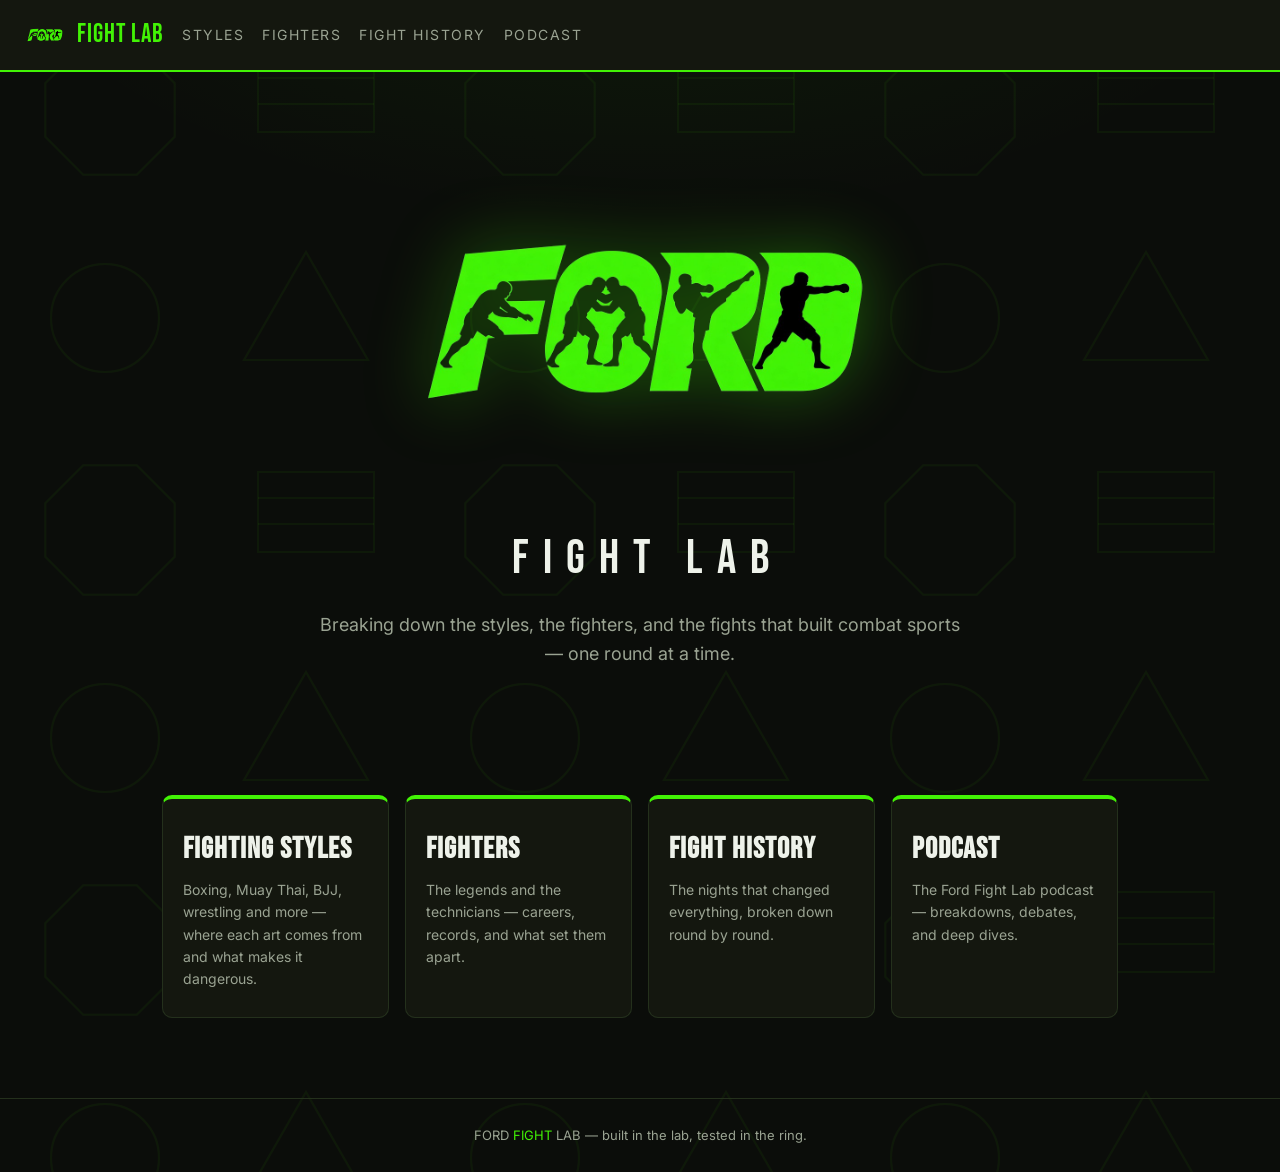
<file: index.html>
<!DOCTYPE html>
<html lang="en">
<head>
<meta charset="utf-8" />
<meta name="viewport" content="width=device-width, initial-scale=1" />
<title>Ford Fight Lab — Fighting Styles, Fighters, Fight History & Podcast</title>
<meta name="description" content="Ford Fight Lab breaks down fighting styles, legendary fighters, and the greatest fights in combat sports history — plus the Ford Fight Lab podcast." />
<link rel="preconnect" href="https://fonts.googleapis.com" />
<link href="https://fonts.googleapis.com/css2?family=Bebas+Neue&family=Inter:wght@400;700&display=swap" rel="stylesheet" />
<link rel="stylesheet" href="css/style.css" />
<link rel="icon" type="image/png" href="assets/icon-192.png" />
<link rel="apple-touch-icon" href="assets/apple-touch-icon.png" />
<meta property="og:type" content="website" />
<meta property="og:site_name" content="Ford Fight Lab" />
<meta property="og:title" content="Ford Fight Lab — Fighting Styles, Fighters, Fight History & Podcast" />
<meta property="og:description" content="Ford Fight Lab breaks down fighting styles, legendary fighters, and the greatest fights in combat sports history — plus the Ford Fight Lab podcast." />
<meta property="og:image" content="https://fordfightlab.com/assets/og-image.jpg" />
<meta property="og:image:width" content="1200" />
<meta property="og:image:height" content="630" />
<meta property="og:url" content="https://fordfightlab.com/" />
<meta name="twitter:card" content="summary_large_image" />
<meta name="twitter:image" content="https://fordfightlab.com/assets/og-image.jpg" />
</head>
<body>

<nav>
  <a class="brand" href="index.html"><img class="brand-logo" src="assets/logo-ford.png" alt="FORD" /><span>FIGHT LAB</span></a>
  <a class="link" href="styles.html">Styles</a>
  <a class="link" href="fighters.html">Fighters</a>
  <a class="link" href="fights.html">Fight History</a>
  <a class="link" href="podcast.html">Podcast</a>
</nav>

<section class="hero">
  <img class="hero-logo" src="assets/logo-ford.png" alt="FORD" />
  <div class="hero-sub">FIGHT LAB</div>
  <p>Breaking down the styles, the fighters, and the fights that built combat sports — one round at a time.</p>
</section>

<div class="wrap">
  <div class="tiles">
    <a class="tile" href="styles.html">
      <h2>FIGHTING STYLES</h2>
      <p>Boxing, Muay Thai, BJJ, wrestling and more — where each art comes from and what makes it dangerous.</p>
    </a>
    <a class="tile" href="fighters.html">
      <h2>FIGHTERS</h2>
      <p>The legends and the technicians — careers, records, and what set them apart.</p>
    </a>
    <a class="tile" href="fights.html">
      <h2>FIGHT HISTORY</h2>
      <p>The nights that changed everything, broken down round by round.</p>
    </a>
    <a class="tile" href="podcast.html">
      <h2>PODCAST</h2>
      <p>The Ford Fight Lab podcast — breakdowns, debates, and deep dives.</p>
    </a>
  </div>
</div>

<footer>FORD <span>FIGHT</span> LAB — built in the lab, tested in the ring.</footer>

</body>
</html>
</file>
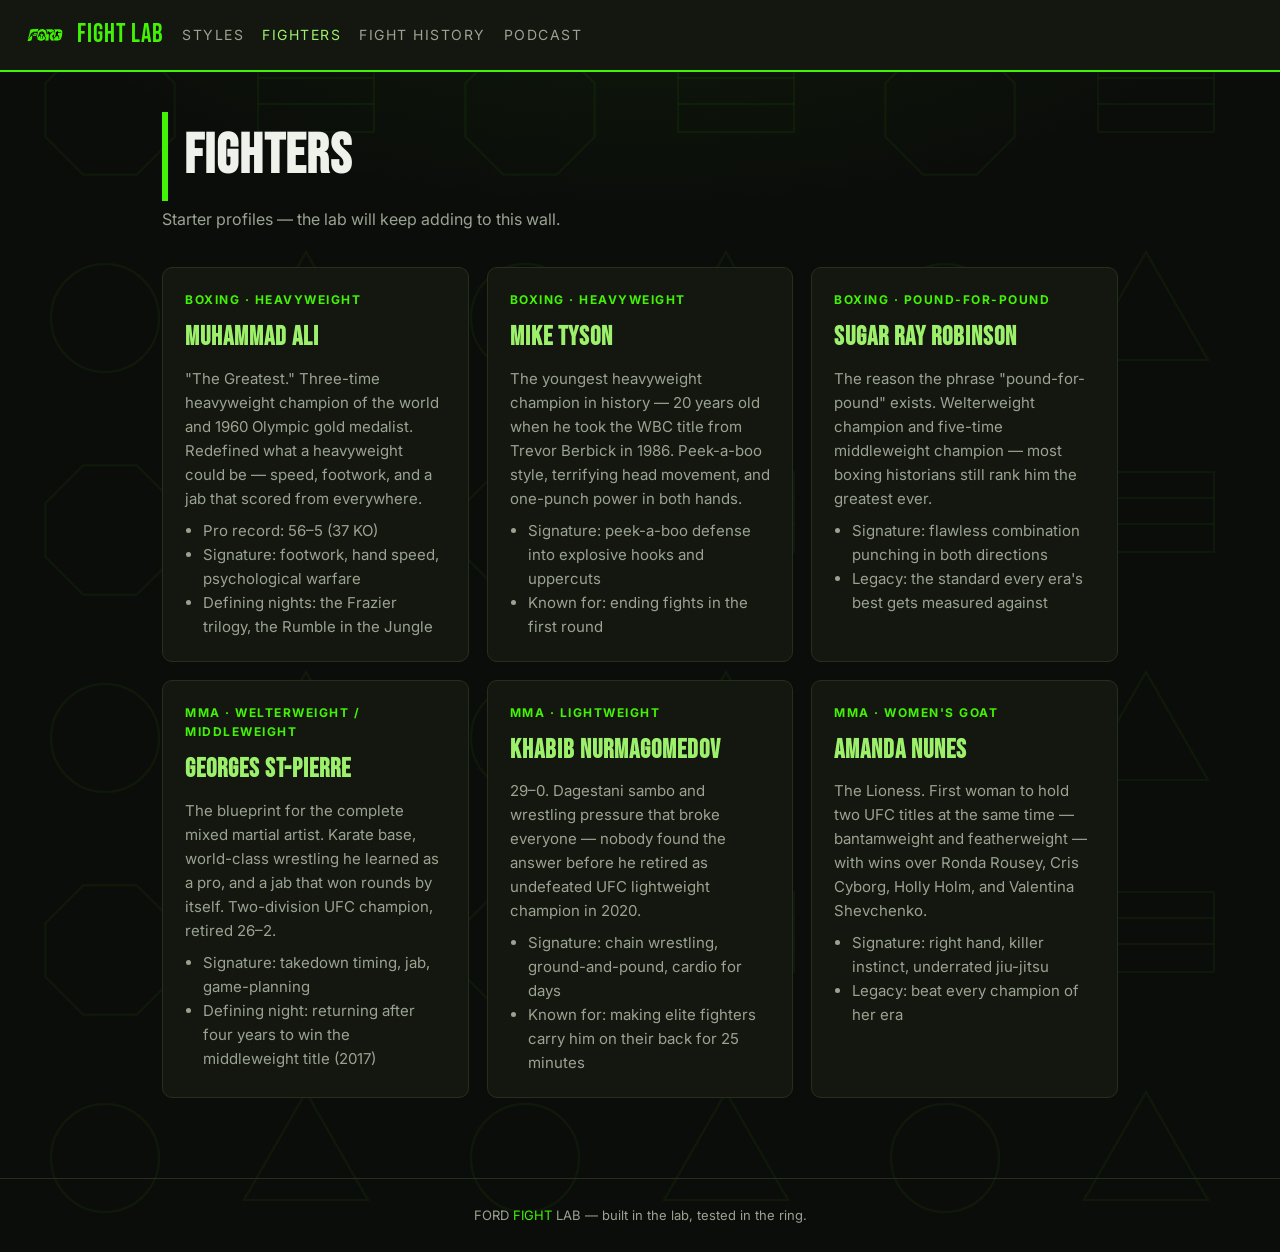
<file: fighters.html>
<!DOCTYPE html>
<html lang="en">
<head>
<meta charset="utf-8" />
<meta name="viewport" content="width=device-width, initial-scale=1" />
<title>Fighters — Ford Fight Lab</title>
<meta name="description" content="Fighter histories and profiles — the legends who defined combat sports." />
<link rel="preconnect" href="https://fonts.googleapis.com" />
<link href="https://fonts.googleapis.com/css2?family=Bebas+Neue&family=Inter:wght@400;700&display=swap" rel="stylesheet" />
<link rel="stylesheet" href="css/style.css" />
<link rel="icon" type="image/png" href="assets/icon-192.png" />
<link rel="apple-touch-icon" href="assets/apple-touch-icon.png" />
<meta property="og:type" content="website" />
<meta property="og:site_name" content="Ford Fight Lab" />
<meta property="og:title" content="Fighters — Ford Fight Lab" />
<meta property="og:description" content="Fighter histories and profiles — the legends who defined combat sports." />
<meta property="og:image" content="https://fordfightlab.com/assets/og-image.jpg" />
<meta property="og:image:width" content="1200" />
<meta property="og:image:height" content="630" />
<meta property="og:url" content="https://fordfightlab.com/fighters.html" />
<meta name="twitter:card" content="summary_large_image" />
<meta name="twitter:image" content="https://fordfightlab.com/assets/og-image.jpg" />
</head>
<body>

<nav>
  <a class="brand" href="index.html"><img class="brand-logo" src="assets/logo-ford.png" alt="FORD" /><span>FIGHT LAB</span></a>
  <a class="link" href="styles.html">Styles</a>
  <a class="link active" href="fighters.html">Fighters</a>
  <a class="link" href="fights.html">Fight History</a>
  <a class="link" href="podcast.html">Podcast</a>
</nav>

<div class="wrap">
  <h1 class="page-title">FIGHTERS</h1>
  <p class="page-sub">Starter profiles — the lab will keep adding to this wall.</p>

  <div class="grid">

    <!-- TO ADD A FIGHTER: copy one whole card block (from <div class="card"> to </div>) and edit the text. -->

    <div class="card">
      <div class="tag">Boxing · Heavyweight</div>
      <h3>Muhammad Ali</h3>
      <p>"The Greatest." Three-time heavyweight champion of the world and 1960 Olympic gold medalist. Redefined what a heavyweight could be — speed, footwork, and a jab that scored from everywhere.</p>
      <ul>
        <li>Pro record: 56–5 (37 KO)</li>
        <li>Signature: footwork, hand speed, psychological warfare</li>
        <li>Defining nights: the Frazier trilogy, the Rumble in the Jungle</li>
      </ul>
    </div>

    <div class="card">
      <div class="tag">Boxing · Heavyweight</div>
      <h3>Mike Tyson</h3>
      <p>The youngest heavyweight champion in history — 20 years old when he took the WBC title from Trevor Berbick in 1986. Peek-a-boo style, terrifying head movement, and one-punch power in both hands.</p>
      <ul>
        <li>Signature: peek-a-boo defense into explosive hooks and uppercuts</li>
        <li>Known for: ending fights in the first round</li>
      </ul>
    </div>

    <div class="card">
      <div class="tag">Boxing · Pound-for-Pound</div>
      <h3>Sugar Ray Robinson</h3>
      <p>The reason the phrase "pound-for-pound" exists. Welterweight champion and five-time middleweight champion — most boxing historians still rank him the greatest ever.</p>
      <ul>
        <li>Signature: flawless combination punching in both directions</li>
        <li>Legacy: the standard every era's best gets measured against</li>
      </ul>
    </div>

    <div class="card">
      <div class="tag">MMA · Welterweight / Middleweight</div>
      <h3>Georges St-Pierre</h3>
      <p>The blueprint for the complete mixed martial artist. Karate base, world-class wrestling he learned as a pro, and a jab that won rounds by itself. Two-division UFC champion, retired 26–2.</p>
      <ul>
        <li>Signature: takedown timing, jab, game-planning</li>
        <li>Defining night: returning after four years to win the middleweight title (2017)</li>
      </ul>
    </div>

    <div class="card">
      <div class="tag">MMA · Lightweight</div>
      <h3>Khabib Nurmagomedov</h3>
      <p>29–0. Dagestani sambo and wrestling pressure that broke everyone — nobody found the answer before he retired as undefeated UFC lightweight champion in 2020.</p>
      <ul>
        <li>Signature: chain wrestling, ground-and-pound, cardio for days</li>
        <li>Known for: making elite fighters carry him on their back for 25 minutes</li>
      </ul>
    </div>

    <div class="card">
      <div class="tag">MMA · Women's GOAT</div>
      <h3>Amanda Nunes</h3>
      <p>The Lioness. First woman to hold two UFC titles at the same time — bantamweight and featherweight — with wins over Ronda Rousey, Cris Cyborg, Holly Holm, and Valentina Shevchenko.</p>
      <ul>
        <li>Signature: right hand, killer instinct, underrated jiu-jitsu</li>
        <li>Legacy: beat every champion of her era</li>
      </ul>
    </div>

  </div>
</div>

<footer>FORD <span>FIGHT</span> LAB — built in the lab, tested in the ring.</footer>

</body>
</html>
</file>
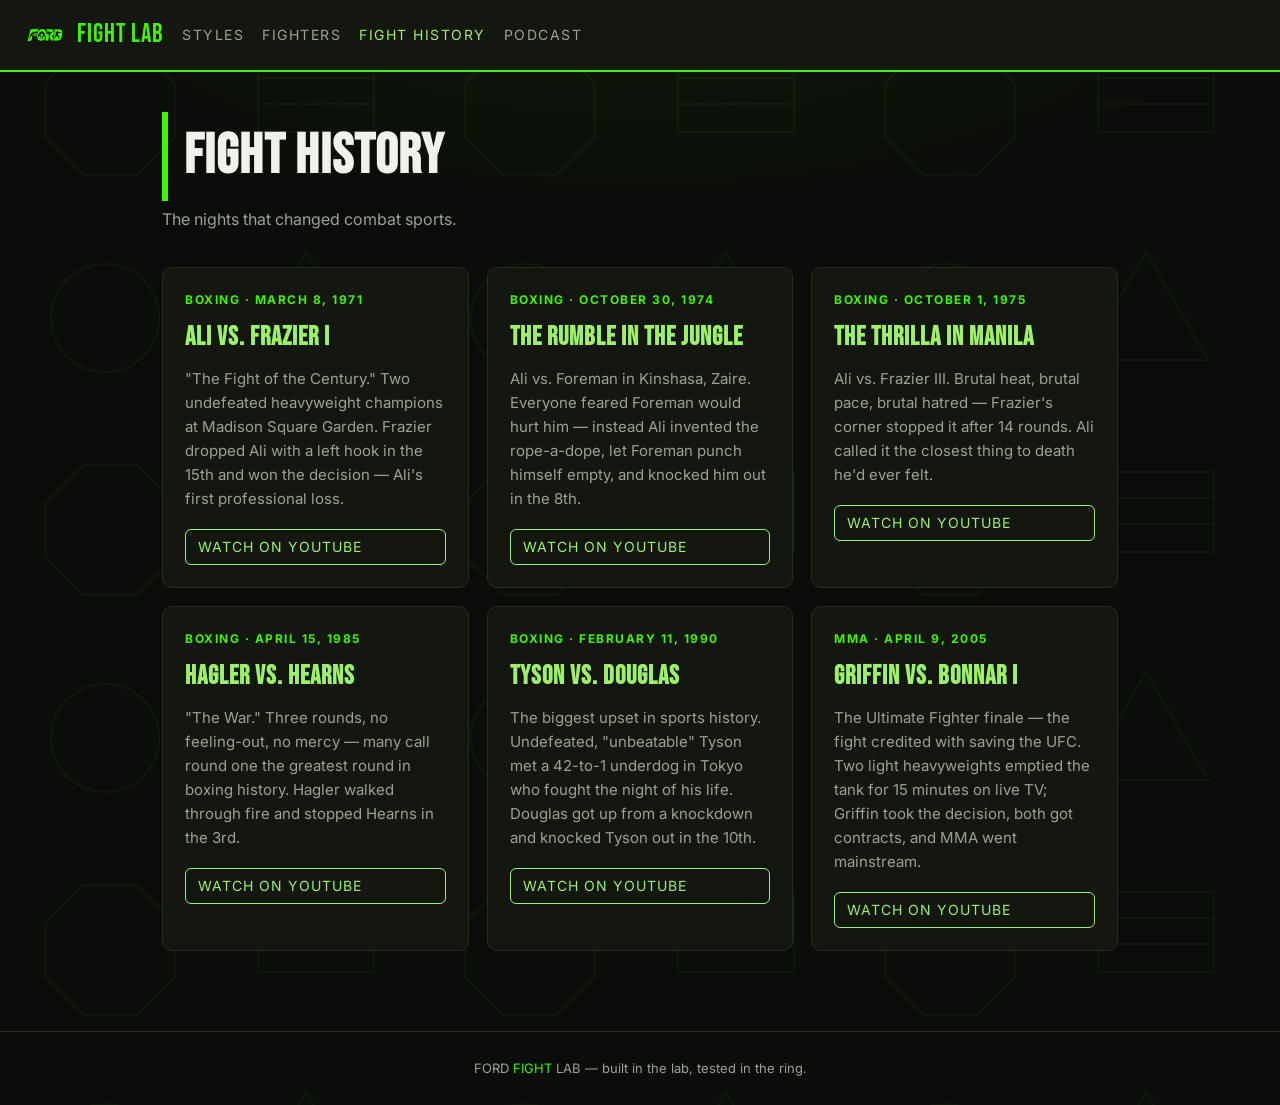
<file: fights.html>
<!DOCTYPE html>
<html lang="en">
<head>
<meta charset="utf-8" />
<meta name="viewport" content="width=device-width, initial-scale=1" />
<title>Fight History — Ford Fight Lab</title>
<meta name="description" content="The greatest fights in combat sports history, broken down — with video." />
<link rel="preconnect" href="https://fonts.googleapis.com" />
<link href="https://fonts.googleapis.com/css2?family=Bebas+Neue&family=Inter:wght@400;700&display=swap" rel="stylesheet" />
<link rel="stylesheet" href="css/style.css" />
<link rel="icon" type="image/png" href="assets/icon-192.png" />
<link rel="apple-touch-icon" href="assets/apple-touch-icon.png" />
<meta property="og:type" content="website" />
<meta property="og:site_name" content="Ford Fight Lab" />
<meta property="og:title" content="Fight History — Ford Fight Lab" />
<meta property="og:description" content="The greatest fights in combat sports history, broken down — with video." />
<meta property="og:image" content="https://fordfightlab.com/assets/og-image.jpg" />
<meta property="og:image:width" content="1200" />
<meta property="og:image:height" content="630" />
<meta property="og:url" content="https://fordfightlab.com/fights.html" />
<meta name="twitter:card" content="summary_large_image" />
<meta name="twitter:image" content="https://fordfightlab.com/assets/og-image.jpg" />
</head>
<body>

<nav>
  <a class="brand" href="index.html"><img class="brand-logo" src="assets/logo-ford.png" alt="FORD" /><span>FIGHT LAB</span></a>
  <a class="link" href="styles.html">Styles</a>
  <a class="link" href="fighters.html">Fighters</a>
  <a class="link active" href="fights.html">Fight History</a>
  <a class="link" href="podcast.html">Podcast</a>
</nav>

<div class="wrap">
  <h1 class="page-title">FIGHT HISTORY</h1>
  <p class="page-sub">The nights that changed combat sports.</p>

  <div class="grid">

    <!--
      TO ADD A FIGHT: copy one whole card block and edit it.
      TO EMBED A VIDEO: find the fight on YouTube, copy the part of the URL
      after "watch?v=" (that's the VIDEO ID), then add this line inside the card,
      right below the paragraph:

        <div class="video"><iframe src="https://www.youtube.com/embed/VIDEO_ID" title="Fight video" allowfullscreen></iframe></div>

      The WATCH ON YOUTUBE button works either way — it searches the fight by name.
    -->

    <div class="card">
      <div class="tag">Boxing · March 8, 1971</div>
      <h3>Ali vs. Frazier I</h3>
      <p>"The Fight of the Century." Two undefeated heavyweight champions at Madison Square Garden. Frazier dropped Ali with a left hook in the 15th and won the decision — Ali's first professional loss.</p>
      <a class="watch" href="https://www.youtube.com/results?search_query=ali+vs+frazier+1971+fight+of+the+century" target="_blank" rel="noopener">Watch on YouTube</a>
    </div>

    <div class="card">
      <div class="tag">Boxing · October 30, 1974</div>
      <h3>The Rumble in the Jungle</h3>
      <p>Ali vs. Foreman in Kinshasa, Zaire. Everyone feared Foreman would hurt him — instead Ali invented the rope-a-dope, let Foreman punch himself empty, and knocked him out in the 8th.</p>
      <a class="watch" href="https://www.youtube.com/results?search_query=ali+vs+foreman+rumble+in+the+jungle" target="_blank" rel="noopener">Watch on YouTube</a>
    </div>

    <div class="card">
      <div class="tag">Boxing · October 1, 1975</div>
      <h3>The Thrilla in Manila</h3>
      <p>Ali vs. Frazier III. Brutal heat, brutal pace, brutal hatred — Frazier's corner stopped it after 14 rounds. Ali called it the closest thing to death he'd ever felt.</p>
      <a class="watch" href="https://www.youtube.com/results?search_query=ali+frazier+thrilla+in+manila" target="_blank" rel="noopener">Watch on YouTube</a>
    </div>

    <div class="card">
      <div class="tag">Boxing · April 15, 1985</div>
      <h3>Hagler vs. Hearns</h3>
      <p>"The War." Three rounds, no feeling-out, no mercy — many call round one the greatest round in boxing history. Hagler walked through fire and stopped Hearns in the 3rd.</p>
      <a class="watch" href="https://www.youtube.com/results?search_query=hagler+vs+hearns+the+war+1985" target="_blank" rel="noopener">Watch on YouTube</a>
    </div>

    <div class="card">
      <div class="tag">Boxing · February 11, 1990</div>
      <h3>Tyson vs. Douglas</h3>
      <p>The biggest upset in sports history. Undefeated, "unbeatable" Tyson met a 42-to-1 underdog in Tokyo who fought the night of his life. Douglas got up from a knockdown and knocked Tyson out in the 10th.</p>
      <a class="watch" href="https://www.youtube.com/results?search_query=tyson+vs+buster+douglas+1990" target="_blank" rel="noopener">Watch on YouTube</a>
    </div>

    <div class="card">
      <div class="tag">MMA · April 9, 2005</div>
      <h3>Griffin vs. Bonnar I</h3>
      <p>The Ultimate Fighter finale — the fight credited with saving the UFC. Two light heavyweights emptied the tank for 15 minutes on live TV; Griffin took the decision, both got contracts, and MMA went mainstream.</p>
      <a class="watch" href="https://www.youtube.com/results?search_query=forrest+griffin+vs+stephan+bonnar+1+tuf+finale" target="_blank" rel="noopener">Watch on YouTube</a>
    </div>

  </div>
</div>

<footer>FORD <span>FIGHT</span> LAB — built in the lab, tested in the ring.</footer>

</body>
</html>
</file>
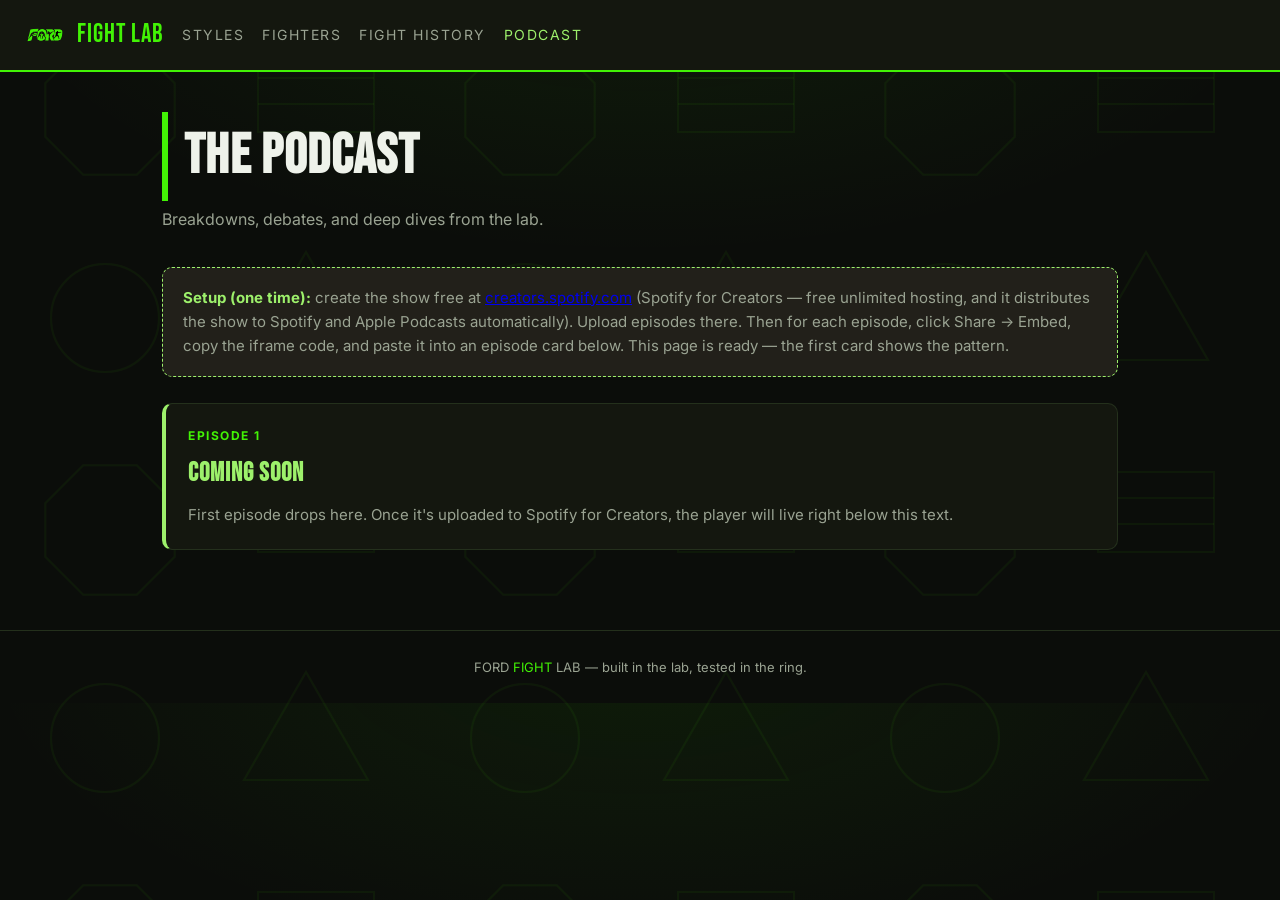
<file: podcast.html>
<!DOCTYPE html>
<html lang="en">
<head>
<meta charset="utf-8" />
<meta name="viewport" content="width=device-width, initial-scale=1" />
<title>Podcast — Ford Fight Lab</title>
<meta name="description" content="The Ford Fight Lab podcast — fight breakdowns, debates, and deep dives." />
<link rel="preconnect" href="https://fonts.googleapis.com" />
<link href="https://fonts.googleapis.com/css2?family=Bebas+Neue&family=Inter:wght@400;700&display=swap" rel="stylesheet" />
<link rel="stylesheet" href="css/style.css" />
<link rel="icon" type="image/png" href="assets/icon-192.png" />
<link rel="apple-touch-icon" href="assets/apple-touch-icon.png" />
<meta property="og:type" content="website" />
<meta property="og:site_name" content="Ford Fight Lab" />
<meta property="og:title" content="Podcast — Ford Fight Lab" />
<meta property="og:description" content="The Ford Fight Lab podcast — fight breakdowns, debates, and deep dives." />
<meta property="og:image" content="https://fordfightlab.com/assets/og-image.jpg" />
<meta property="og:image:width" content="1200" />
<meta property="og:image:height" content="630" />
<meta property="og:url" content="https://fordfightlab.com/podcast.html" />
<meta name="twitter:card" content="summary_large_image" />
<meta name="twitter:image" content="https://fordfightlab.com/assets/og-image.jpg" />
</head>
<body>

<nav>
  <a class="brand" href="index.html"><img class="brand-logo" src="assets/logo-ford.png" alt="FORD" /><span>FIGHT LAB</span></a>
  <a class="link" href="styles.html">Styles</a>
  <a class="link" href="fighters.html">Fighters</a>
  <a class="link" href="fights.html">Fight History</a>
  <a class="link active" href="podcast.html">Podcast</a>
</nav>

<div class="wrap">
  <h1 class="page-title">THE PODCAST</h1>
  <p class="page-sub">Breakdowns, debates, and deep dives from the lab.</p>

  <div class="note">
    <strong>Setup (one time):</strong> create the show free at
    <a href="https://creators.spotify.com" target="_blank" rel="noopener">creators.spotify.com</a>
    (Spotify for Creators — free unlimited hosting, and it distributes the show to Spotify and Apple Podcasts automatically).
    Upload episodes there. Then for each episode, click Share &rarr; Embed, copy the iframe code,
    and paste it into an episode card below. This page is ready — the first card shows the pattern.
  </div>

  <div style="height:26px"></div>

  <div class="grid" style="grid-template-columns: 1fr;">

    <!--
      TO ADD AN EPISODE: copy this card, update the number/title/description,
      and paste the Spotify embed iframe where the comment says.
      To link show notes, articles, or videos: add
        <a class="watch" href="URL" target="_blank" rel="noopener">Show notes</a>
    -->

    <div class="card episode">
      <div class="tag">Episode 1</div>
      <h3>Coming Soon</h3>
      <p>First episode drops here. Once it's uploaded to Spotify for Creators, the player will live right below this text.</p>
      <!-- PASTE SPOTIFY EMBED IFRAME HERE (Share -> Embed on the episode) -->
    </div>

  </div>
</div>

<footer>FORD <span>FIGHT</span> LAB — built in the lab, tested in the ring.</footer>

</body>
</html>
</file>
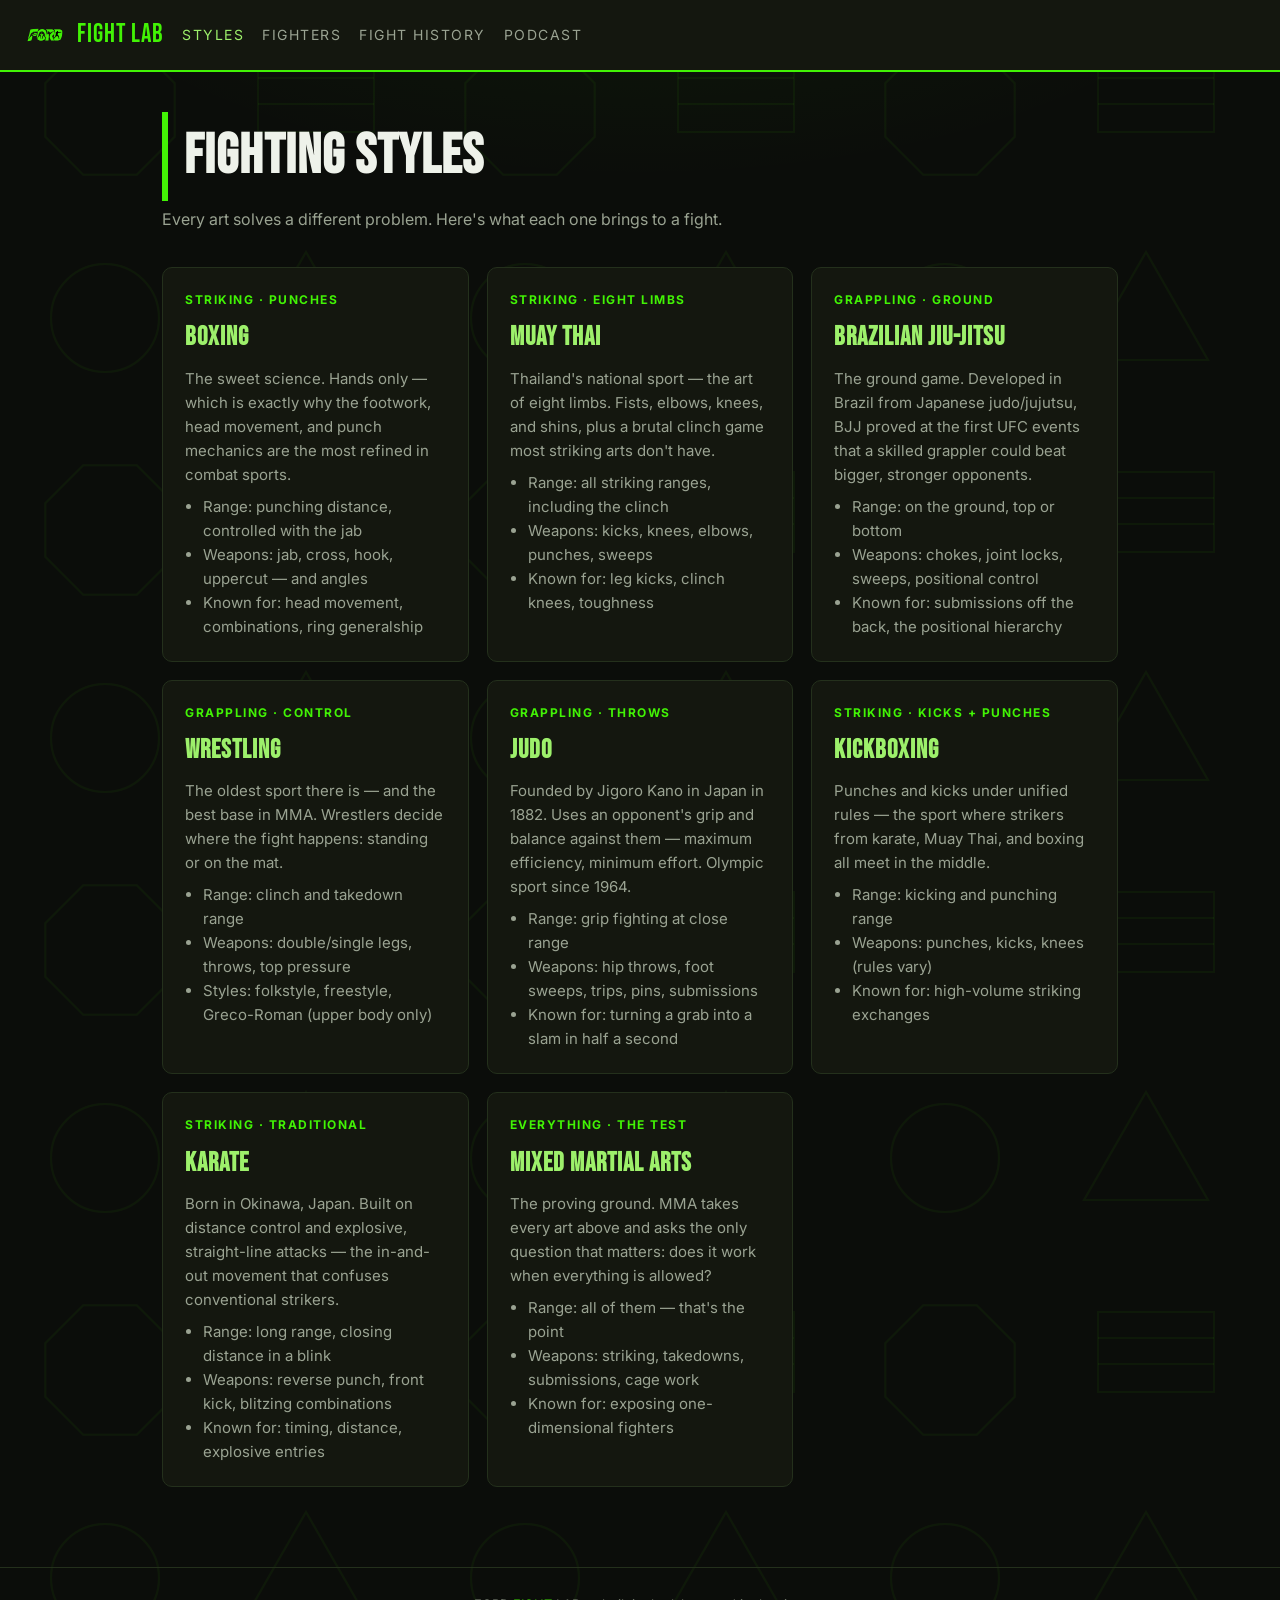
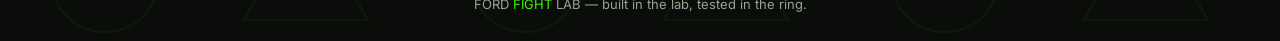
<file: styles.html>
<!DOCTYPE html>
<html lang="en">
<head>
<meta charset="utf-8" />
<meta name="viewport" content="width=device-width, initial-scale=1" />
<title>Fighting Styles — Ford Fight Lab</title>
<meta name="description" content="Breakdowns of the major fighting styles: boxing, Muay Thai, Brazilian Jiu-Jitsu, wrestling, judo, kickboxing, karate, and MMA." />
<link rel="preconnect" href="https://fonts.googleapis.com" />
<link href="https://fonts.googleapis.com/css2?family=Bebas+Neue&family=Inter:wght@400;700&display=swap" rel="stylesheet" />
<link rel="stylesheet" href="css/style.css" />
<link rel="icon" type="image/png" href="assets/icon-192.png" />
<link rel="apple-touch-icon" href="assets/apple-touch-icon.png" />
<meta property="og:type" content="website" />
<meta property="og:site_name" content="Ford Fight Lab" />
<meta property="og:title" content="Fighting Styles — Ford Fight Lab" />
<meta property="og:description" content="Breakdowns of the major fighting styles: boxing, Muay Thai, Brazilian Jiu-Jitsu, wrestling, judo, kickboxing, karate, and MMA." />
<meta property="og:image" content="https://fordfightlab.com/assets/og-image.jpg" />
<meta property="og:image:width" content="1200" />
<meta property="og:image:height" content="630" />
<meta property="og:url" content="https://fordfightlab.com/styles.html" />
<meta name="twitter:card" content="summary_large_image" />
<meta name="twitter:image" content="https://fordfightlab.com/assets/og-image.jpg" />
</head>
<body>

<nav>
  <a class="brand" href="index.html"><img class="brand-logo" src="assets/logo-ford.png" alt="FORD" /><span>FIGHT LAB</span></a>
  <a class="link active" href="styles.html">Styles</a>
  <a class="link" href="fighters.html">Fighters</a>
  <a class="link" href="fights.html">Fight History</a>
  <a class="link" href="podcast.html">Podcast</a>
</nav>

<div class="wrap">
  <h1 class="page-title">FIGHTING STYLES</h1>
  <p class="page-sub">Every art solves a different problem. Here's what each one brings to a fight.</p>

  <div class="grid">

    <!-- TO ADD A STYLE: copy one whole card block (from <div class="card"> to </div>) and edit the text. -->

    <div class="card">
      <div class="tag">Striking · Punches</div>
      <h3>Boxing</h3>
      <p>The sweet science. Hands only — which is exactly why the footwork, head movement, and punch mechanics are the most refined in combat sports.</p>
      <ul>
        <li>Range: punching distance, controlled with the jab</li>
        <li>Weapons: jab, cross, hook, uppercut — and angles</li>
        <li>Known for: head movement, combinations, ring generalship</li>
      </ul>
    </div>

    <div class="card">
      <div class="tag">Striking · Eight Limbs</div>
      <h3>Muay Thai</h3>
      <p>Thailand's national sport — the art of eight limbs. Fists, elbows, knees, and shins, plus a brutal clinch game most striking arts don't have.</p>
      <ul>
        <li>Range: all striking ranges, including the clinch</li>
        <li>Weapons: kicks, knees, elbows, punches, sweeps</li>
        <li>Known for: leg kicks, clinch knees, toughness</li>
      </ul>
    </div>

    <div class="card">
      <div class="tag">Grappling · Ground</div>
      <h3>Brazilian Jiu-Jitsu</h3>
      <p>The ground game. Developed in Brazil from Japanese judo/jujutsu, BJJ proved at the first UFC events that a skilled grappler could beat bigger, stronger opponents.</p>
      <ul>
        <li>Range: on the ground, top or bottom</li>
        <li>Weapons: chokes, joint locks, sweeps, positional control</li>
        <li>Known for: submissions off the back, the positional hierarchy</li>
      </ul>
    </div>

    <div class="card">
      <div class="tag">Grappling · Control</div>
      <h3>Wrestling</h3>
      <p>The oldest sport there is — and the best base in MMA. Wrestlers decide where the fight happens: standing or on the mat.</p>
      <ul>
        <li>Range: clinch and takedown range</li>
        <li>Weapons: double/single legs, throws, top pressure</li>
        <li>Styles: folkstyle, freestyle, Greco-Roman (upper body only)</li>
      </ul>
    </div>

    <div class="card">
      <div class="tag">Grappling · Throws</div>
      <h3>Judo</h3>
      <p>Founded by Jigoro Kano in Japan in 1882. Uses an opponent's grip and balance against them — maximum efficiency, minimum effort. Olympic sport since 1964.</p>
      <ul>
        <li>Range: grip fighting at close range</li>
        <li>Weapons: hip throws, foot sweeps, trips, pins, submissions</li>
        <li>Known for: turning a grab into a slam in half a second</li>
      </ul>
    </div>

    <div class="card">
      <div class="tag">Striking · Kicks + Punches</div>
      <h3>Kickboxing</h3>
      <p>Punches and kicks under unified rules — the sport where strikers from karate, Muay Thai, and boxing all meet in the middle.</p>
      <ul>
        <li>Range: kicking and punching range</li>
        <li>Weapons: punches, kicks, knees (rules vary)</li>
        <li>Known for: high-volume striking exchanges</li>
      </ul>
    </div>

    <div class="card">
      <div class="tag">Striking · Traditional</div>
      <h3>Karate</h3>
      <p>Born in Okinawa, Japan. Built on distance control and explosive, straight-line attacks — the in-and-out movement that confuses conventional strikers.</p>
      <ul>
        <li>Range: long range, closing distance in a blink</li>
        <li>Weapons: reverse punch, front kick, blitzing combinations</li>
        <li>Known for: timing, distance, explosive entries</li>
      </ul>
    </div>

    <div class="card">
      <div class="tag">Everything · The Test</div>
      <h3>Mixed Martial Arts</h3>
      <p>The proving ground. MMA takes every art above and asks the only question that matters: does it work when everything is allowed?</p>
      <ul>
        <li>Range: all of them — that's the point</li>
        <li>Weapons: striking, takedowns, submissions, cage work</li>
        <li>Known for: exposing one-dimensional fighters</li>
      </ul>
    </div>

  </div>
</div>

<footer>FORD <span>FIGHT</span> LAB — built in the lab, tested in the ring.</footer>

</body>
</html>
</file>
<file: css/style.css>
/* Ford Fight Lab — shared styles */
:root {
  --bg: #0b0d0a;
  --panel: #14170f;
  --line: #24301c;
  --text: #eef2ea;
  --muted: #9aa392;
  --red: #42f305;   /* brand green — sampled from the FORD logo */
  --gold: #9df06b;  /* light green — secondary accent */
}
* { margin: 0; padding: 0; box-sizing: border-box; }
body {
  background-color: var(--bg);
  /* fight-area pattern: boxing ring, octagon, circle, bare-knuckle triangle */
  background-image:
    url("data:image/svg+xml,%3Csvg xmlns='http://www.w3.org/2000/svg' width='420' height='420'%3E%3Cg fill='none' stroke='%2342f305' stroke-opacity='0.055' stroke-width='2'%3E%3Cpolygon points='174.7,136.8 136.8,174.7 83.2,174.7 45.3,136.8 45.3,83.2 83.2,45.3 136.8,45.3 174.7,83.2'/%3E%3Crect x='258' y='52' width='116' height='80'/%3E%3Cline x1='258' y1='78' x2='374' y2='78'/%3E%3Cline x1='258' y1='104' x2='374' y2='104'/%3E%3Ccircle cx='105' cy='318' r='54'/%3E%3Cpolygon points='306,252 368,360 244,360'/%3E%3C/g%3E%3C/svg%3E"),
    radial-gradient(1100px 520px at 50% -8%, rgba(66,243,5,0.07), transparent 60%);
  /* tile scales down on small screens so phones see the whole pattern, not one giant shape */
  background-size: min(420px, 58vw) min(420px, 58vw), auto;
  color: var(--text);
  font-family: 'Inter', -apple-system, Helvetica, Arial, sans-serif;
  line-height: 1.6;
}
h1, h2, h3, .brand { font-family: 'Bebas Neue', 'Arial Narrow', sans-serif; letter-spacing: 1px; }

/* Nav */
nav {
  display: flex; flex-wrap: wrap; align-items: center; gap: 18px;
  padding: 14px 22px; border-bottom: 2px solid var(--red);
  background: var(--panel); position: sticky; top: 0; z-index: 10;
}
.brand { font-size: 26px; color: var(--text); text-decoration: none; display: flex; align-items: center; gap: 10px; }
.brand span { color: var(--red); }
.brand-logo { height: 30px; width: auto; display: block; }
nav a.link { color: var(--muted); text-decoration: none; font-size: 14px; text-transform: uppercase; letter-spacing: 1.5px; }
nav a.link:hover, nav a.link.active { color: var(--gold); }

/* Hero */
.hero { padding: 64px 22px 46px; text-align: center; }
.hero h1 { font-size: clamp(42px, 8vw, 84px); line-height: 1; }
.hero h1 span { color: var(--red); }
.hero-logo { width: min(560px, 88vw); height: auto; filter: drop-shadow(0 0 34px rgba(66,243,5,0.35)); }
.hero-sub { font-family: 'Bebas Neue', 'Arial Narrow', sans-serif; font-size: clamp(30px, 5vw, 48px); letter-spacing: 14px; text-indent: 14px; margin-top: 4px; }
.hero p { max-width: 640px; margin: 14px auto 0; color: var(--muted); font-size: 18px; }

/* Layout */
.wrap { max-width: 1000px; margin: 0 auto; padding: 40px 22px; }
.page-title { font-size: clamp(34px, 6vw, 56px); border-left: 6px solid var(--red); padding-left: 16px; margin-bottom: 6px; }
.page-sub { color: var(--muted); margin-bottom: 34px; }

/* Cards */
.grid { display: grid; grid-template-columns: repeat(auto-fill, minmax(280px, 1fr)); gap: 18px; }
.card {
  background: var(--panel); border: 1px solid var(--line); border-radius: 10px;
  padding: 22px; display: flex; flex-direction: column; gap: 8px;
}
.card h3 { font-size: 26px; color: var(--gold); }
.card .tag { font-size: 12px; text-transform: uppercase; letter-spacing: 1.5px; color: var(--red); font-weight: 700; }
.card p { color: var(--muted); font-size: 15px; }
.card ul { margin-left: 18px; color: var(--muted); font-size: 15px; }
.card a { color: var(--gold); }

/* Home section tiles */
.tiles { display: grid; grid-template-columns: repeat(auto-fit, minmax(220px, 1fr)); gap: 16px; margin-top: 40px; }
.tile {
  display: block; text-decoration: none; background: var(--panel);
  border: 1px solid var(--line); border-top: 4px solid var(--red);
  border-radius: 10px; padding: 26px 20px; transition: transform .15s ease, border-color .15s ease;
}
.tile:hover { transform: translateY(-3px); border-top-color: var(--gold); }
.tile h2 { font-size: 30px; color: var(--text); }
.tile p { color: var(--muted); font-size: 14px; margin-top: 6px; }

/* Video embeds (YouTube) */
.video { aspect-ratio: 16 / 9; width: 100%; border-radius: 8px; overflow: hidden; background: #000; margin-top: 10px; }
.video iframe { width: 100%; height: 100%; border: 0; }
.watch { display: inline-block; margin-top: 10px; color: var(--gold); font-size: 14px; text-transform: uppercase; letter-spacing: 1px; text-decoration: none; border: 1px solid var(--gold); border-radius: 6px; padding: 6px 12px; }
.watch:hover { background: var(--gold); color: #101114; }

/* Podcast */
.episode { border-left: 4px solid var(--gold); }
.note {
  background: #22201a; border: 1px dashed var(--gold); border-radius: 10px;
  padding: 18px 20px; color: var(--muted); font-size: 15px; margin-top: 26px;
}
.note strong { color: var(--gold); }

footer { border-top: 1px solid var(--line); padding: 26px 22px; text-align: center; color: var(--muted); font-size: 13px; margin-top: 40px; }
footer span { color: var(--red); }

@media (max-width: 560px) {
  nav { gap: 12px; }
  .brand { width: 100%; }
}
</file>
